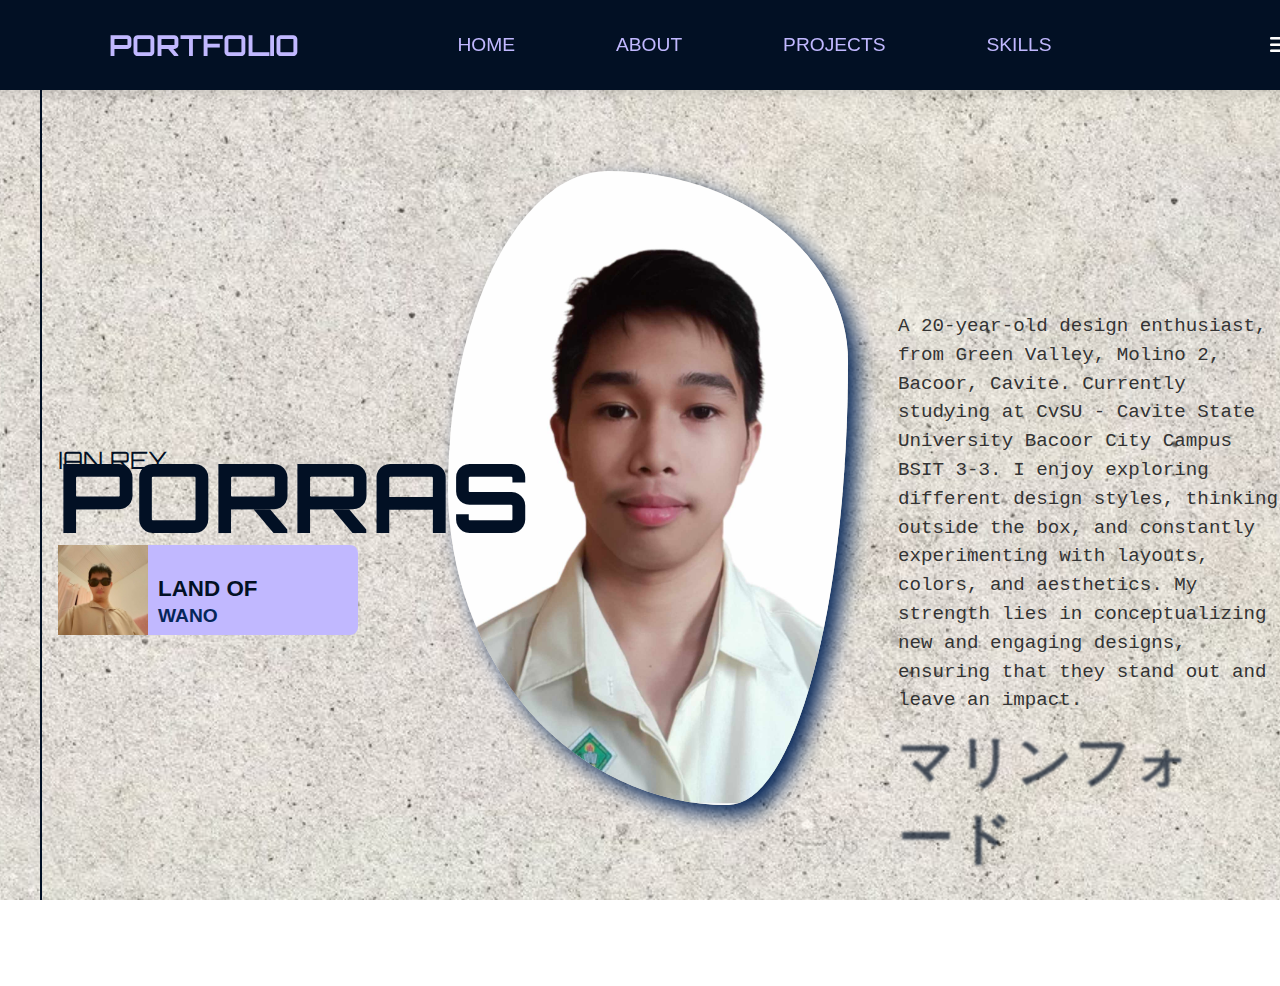
<file: index.html>
<!DOCTYPE html>
<html lang="en">
<head>
    <meta charset="UTF-8">
    <meta name="viewport" content="width=device-width, initial-scale=1.0">
    <title>Portfolio</title>
    <link rel="stylesheet" href="styles.css">

    <link rel="preconnect" href="https://fonts.googleapis.com">
<link rel="preconnect" href="https://fonts.gstatic.com" crossorigin>
<link href="https://fonts.googleapis.com/css2?family=Orbitron:wght@400..900&display=swap" rel="stylesheet">
<link rel="stylesheet" href="https://cdnjs.cloudflare.com/ajax/libs/font-awesome/6.7.2/css/all.min.css">
</head>
<body>

    <!-- ✅ Navbar -->
    <nav class="navbar">
        <div class="logo">PORTFOLIO</div>
        <ul class="nav-links">
            <li><a href="index.html">HOME</a></li>
            <li><a href="asset/pages/about.html">ABOUT</a></li>
            <li><a href="asset/pages/porfolio.html">PROJECTS</a></li>
            <li><a href="asset/pages/skill.html">SKILLS</a></li>
        </ul>
    
        <!-- Burger Menu Icons -->
        <i class="fa-solid fa-bars menu-icon" id="menu-btn"></i>
        <i class="fa-solid fa-x close-icon" id="close-btn"></i>
    </nav>
    
    
    <div class="red-line"></div>

    <section id="home" class="section">
    <div class="container">
        <div class="left-section">
            <h1>PORRAS</h1>
            <p class="subtitle">IAN REY </p>
            <div class="next-character">
                <img src="./asset/img/hehe.jpg" alt="Next Character">
                <div class="next-character-text">
                    <p>LAND OF</p>
                    <span>WANO</span>
                </div>
            </div>
        </div>
        <div class="center-section">
            <img src="./asset/img/me.jpg" alt="Character Image" class="character-image">
        </div>
        <div class="right-section">
            <p class="description">A 20-year-old design enthusiast, from Green Valley, Molino 2, Bacoor, Cavite. Currently studying at CvSU - Cavite State University Bacoor City Campus BSIT 3-3.
                                    I enjoy exploring different design styles, thinking outside the box, and constantly experimenting with layouts, colors, and aesthetics. My strength lies in conceptualizing new and engaging designs, ensuring that they stand out and leave an impact.<br><br>
        <p class="marineford">マリンフォード</p>
    </div>
    </div>
</section>


<script src="./asset/script/script.js"></script>
</body>
</html>
</file>
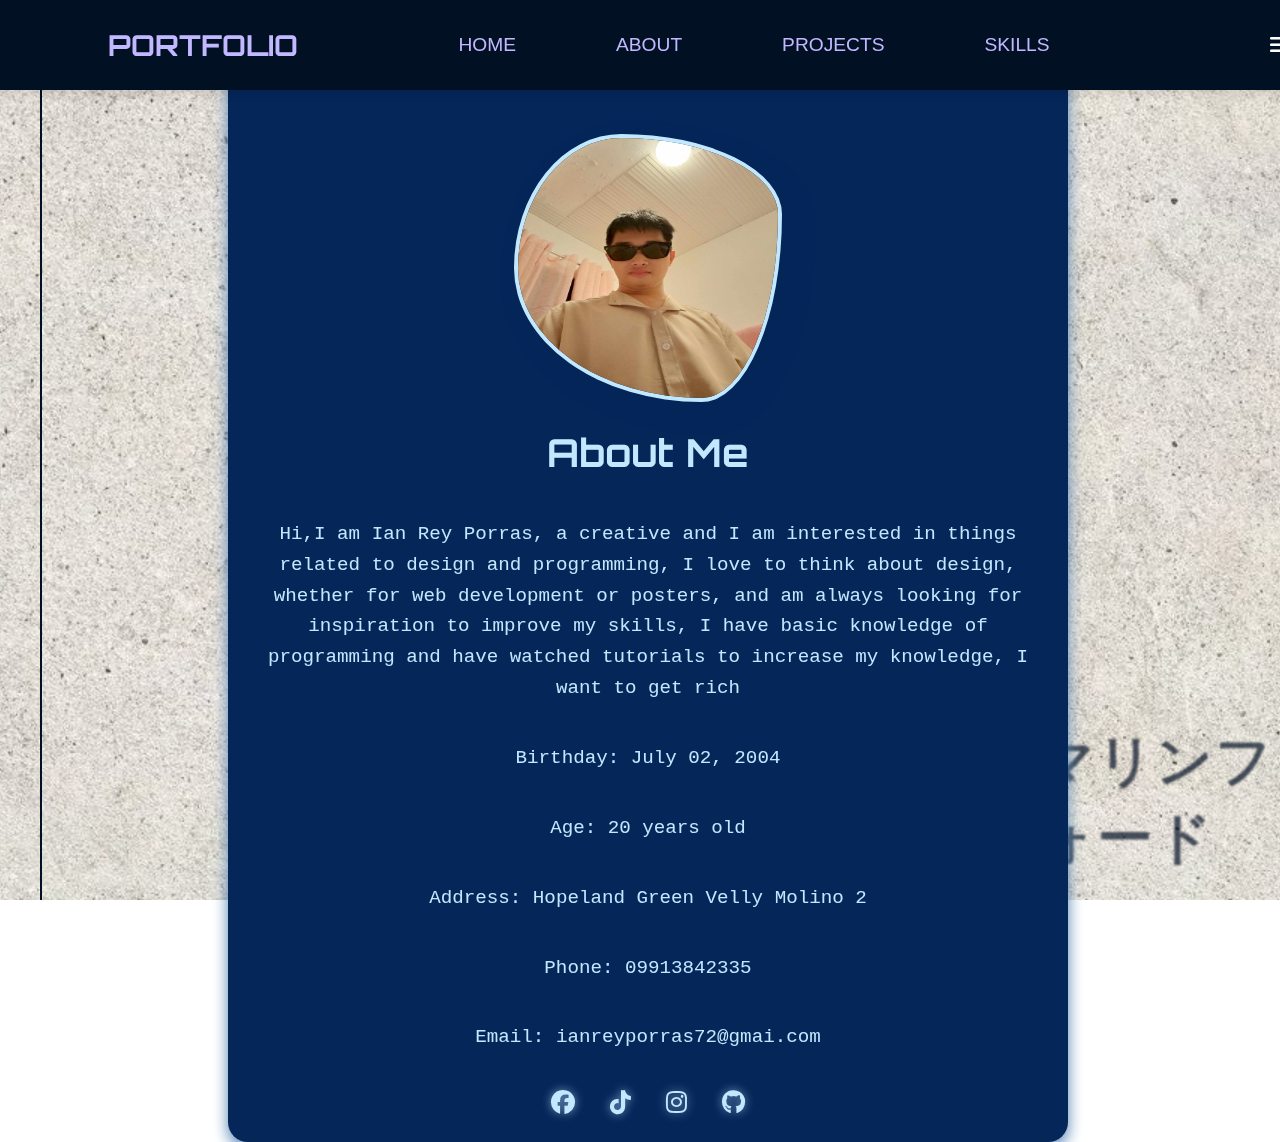
<file: asset/pages/about.html>
<!DOCTYPE html>
<html lang="en">
<head>
    <meta charset="UTF-8">
    <meta name="viewport" content="width=device-width, initial-scale=1.0">
    <title>About</title>


    <link rel="stylesheet" href="../css/about.css">
    <link rel="preconnect" href="https://fonts.googleapis.com">
<link rel="preconnect" href="https://fonts.gstatic.com" crossorigin>
<link href="https://fonts.googleapis.com/css2?family=Orbitron:wght@400..900&display=swap" rel="stylesheet">
<link rel="stylesheet" href="https://cdnjs.cloudflare.com/ajax/libs/font-awesome/6.7.2/css/all.min.css">
</head>
<body>  
    <nav class="navbar">
        <div class="logo">PORTFOLIO</div>
        <ul class="nav-links">
            <li><a href="../../index.html">HOME</a></li>
            <li><a href="../pages/about.html">ABOUT</a></li>
            <li><a href="../pages/porfolio.html">PROJECTS</a></li>
            <li><a href="../pages/skill.html">SKILLS</a></li>
        </ul>
    
        <!-- Burger Menu Icons -->
        <i class="fa-solid fa-bars menu-icon" id="menu-btn"></i>
        <i class="fa-solid fa-x close-icon" id="close-btn"></i>
    </nav>
    <div class="red-line"></div>
    <p class="marineford">マリンフォード</p>
    <section class="about">
        <div class="container">
            <div class="profile-image">
                <img src="../img/hehe.jpg" alt="Profile Picture">
            </div>
            <div class="about-text">
                <h1>About Me</h1>
                <p>Hi,I am Ian Rey Porras, a creative and I am interested in things related to design and programming, I love to think about design, whether for web development or posters, and am always looking for inspiration to improve my skills, I have basic knowledge of programming and have watched tutorials to increase my knowledge, I want to get rich</p>
                <p>Birthday: July 02, 2004</p>
                <p>Age: 20 years old</p>
                <p>Address: Hopeland Green Velly Molino 2</p>
                <p>Phone: 09913842335</p>
                <p>Email: ianreyporras72@gmai.com</p>
                <div class="social-icons">
                    <a href="https://www.facebook.com/ianrey.porras.52"><i class="fab fa-facebook"></i></a>
                    <a href="https://www.tiktok.com/@mrbeast"><i class="fa-brands fa-tiktok"></i></a>
                    <a href="https://www.instagram.com/_yanqk/"><i class="fa-brands fa-instagram"></i></a>
                    <a href="https://github.com/ianrey1"><i class="fab fa-github"></i></a>
                </div>
                
            </div>
        </div>
    </section>
    
    
    <script src="../script/script.js"></script>
</body>
</html>
</file>
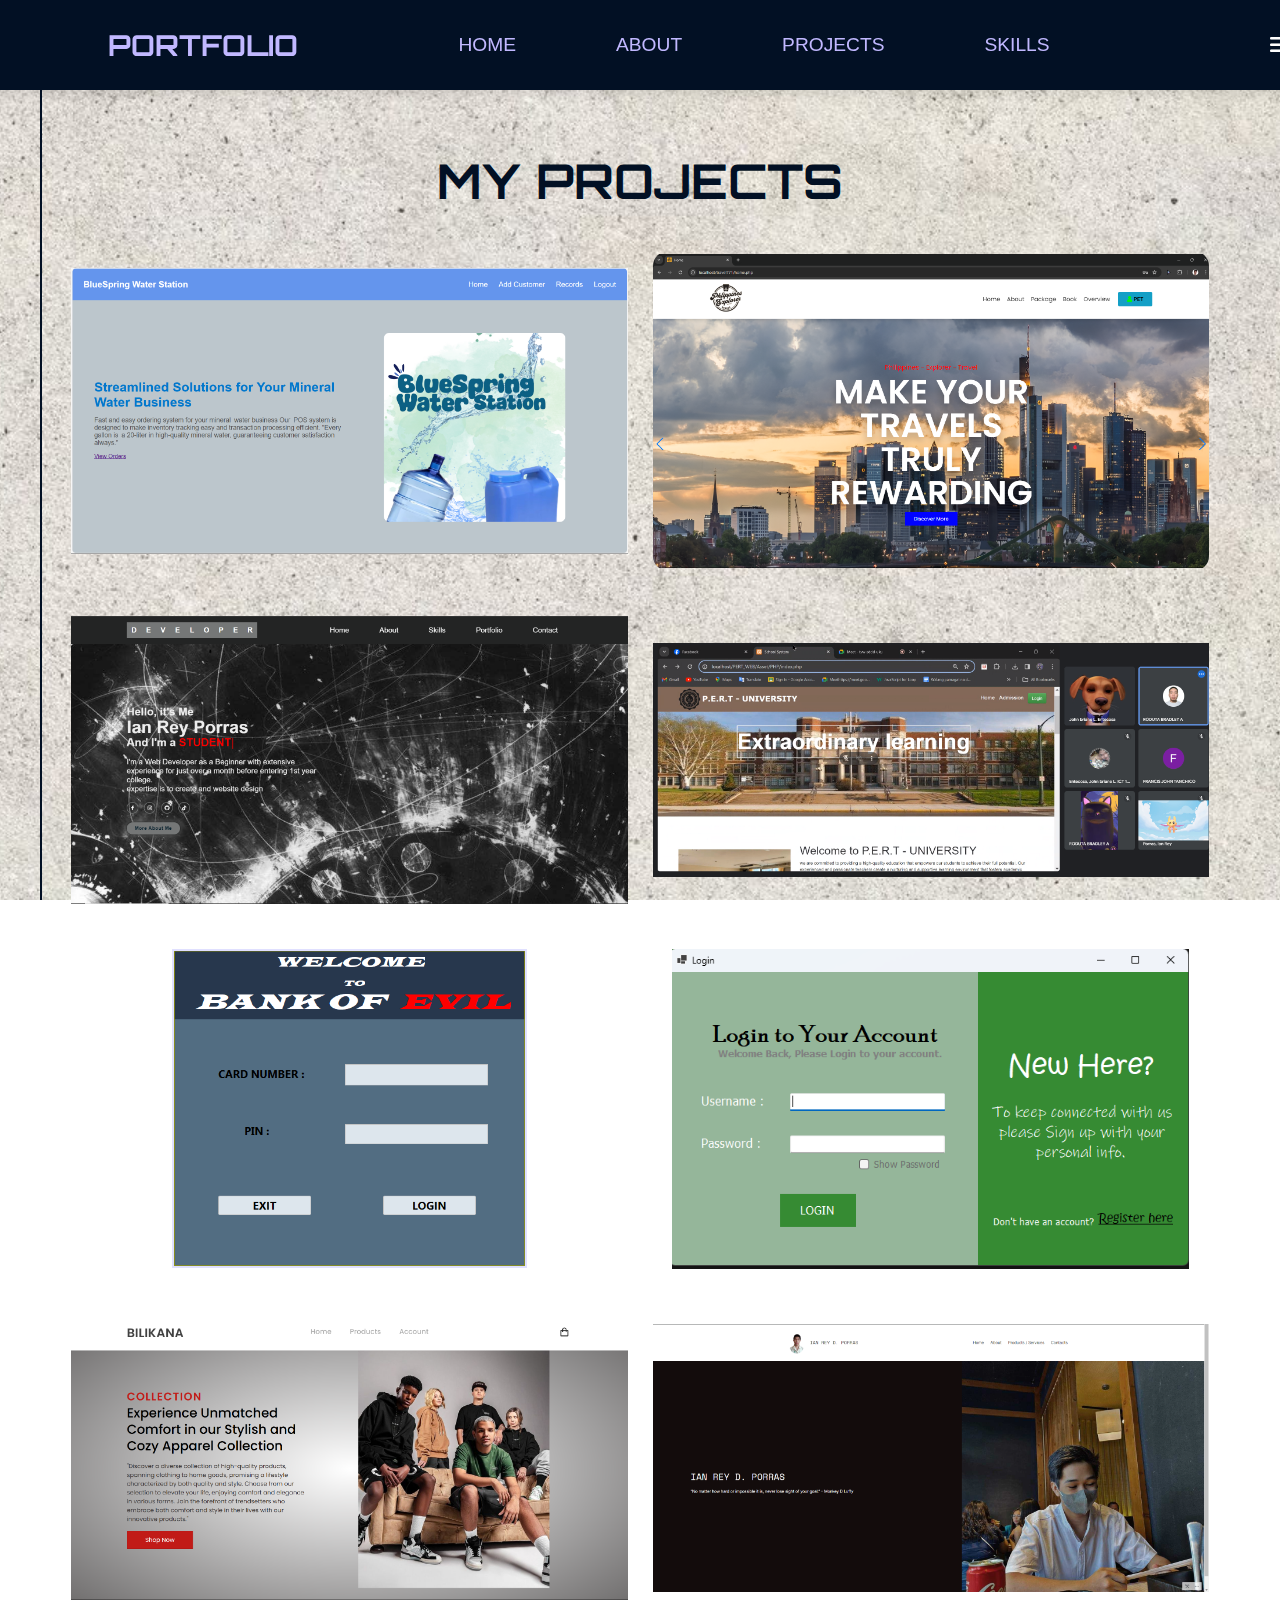
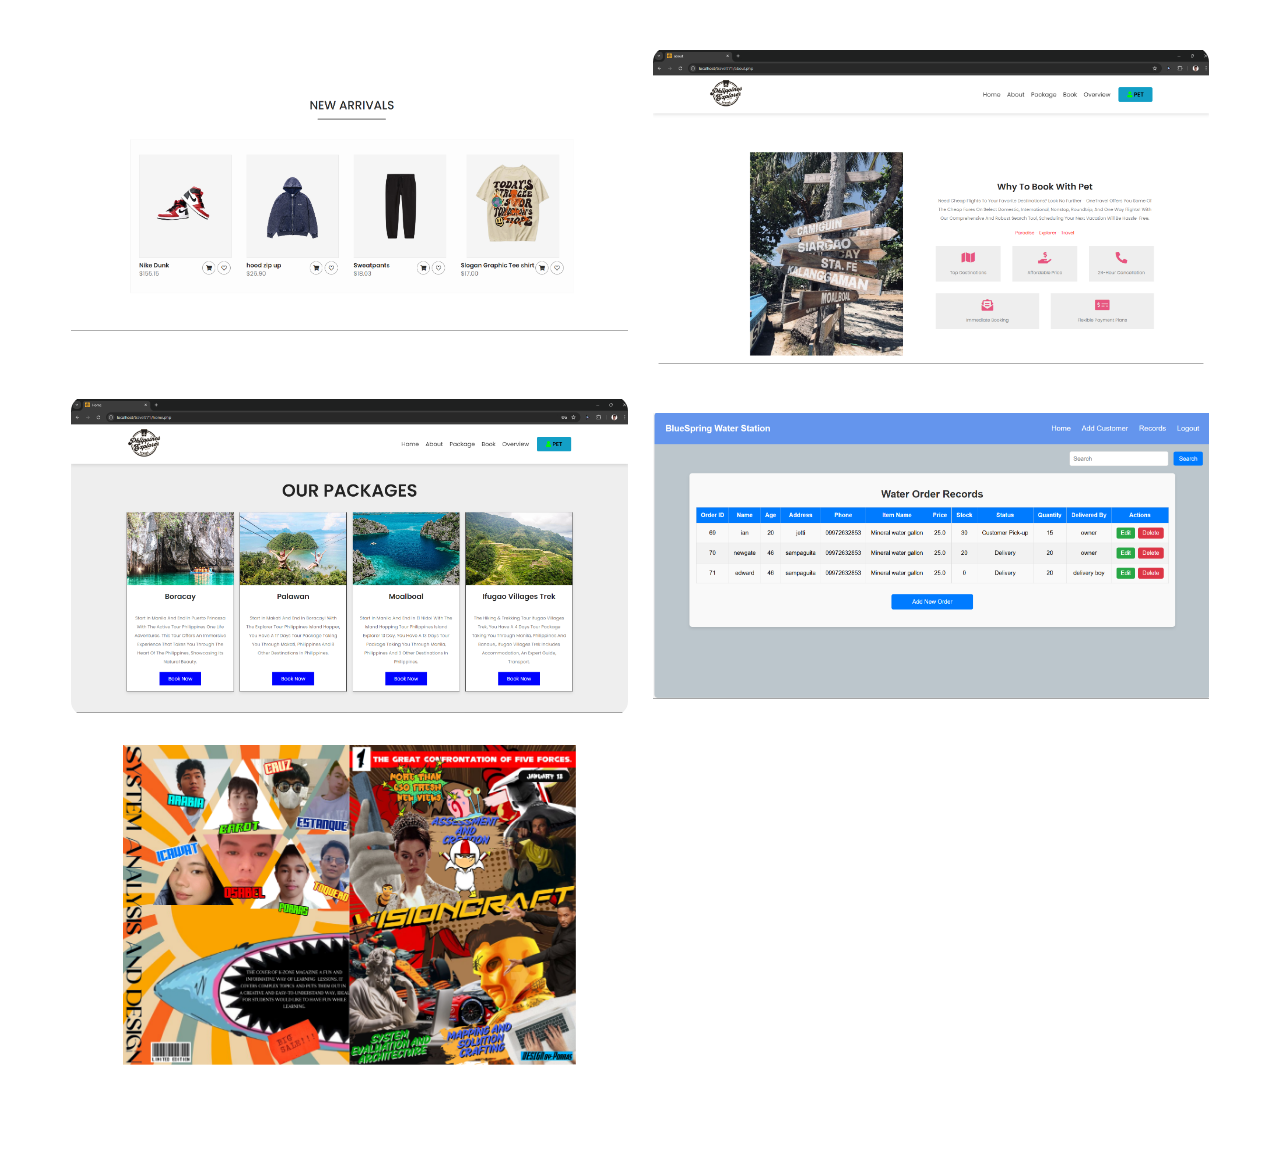
<file: asset/pages/porfolio.html>
<!DOCTYPE html>
<html lang="en">
<head>
    <meta charset="UTF-8">
    <meta name="viewport" content="width=device-width, initial-scale=1.0">
    <title>Projects</title>
    <link rel="stylesheet" href="../css/portfolio.css">

    <link rel="preconnect" href="https://fonts.googleapis.com">
<link rel="preconnect" href="https://fonts.gstatic.com" crossorigin>
<link href="https://fonts.googleapis.com/css2?family=Orbitron:wght@400..900&display=swap" rel="stylesheet">
<link rel="stylesheet" href="https://cdnjs.cloudflare.com/ajax/libs/font-awesome/6.7.2/css/all.min.css">
</head>
<body>

    <!-- ✅ Navbar -->
    <nav class="navbar">
        <div class="logo">PORTFOLIO</div>
        <ul class="nav-links">
            <li><a href="../../index.html">HOME</a></li>
            <li><a href="../pages/about.html">ABOUT</a></li>
            <li><a href="../pages/porfolio.html">PROJECTS</a></li>
            <li><a href="../pages/skill.html">SKILLS</a></li>
        </ul>
    
        <i class="fa-solid fa-bars menu-icon" id="menu-btn"></i>
        <i class="fa-solid fa-x close-icon" id="close-btn"></i>
    </nav>
    
    
    <div class="red-line"></div>


    <section class="projects-section">
        <h2>My Projects</h2>
        <div class="projects-grid">
            <div class="project">
                <img src="../img/POSMineralwater.png" alt="POSMineralwater">
                <div class="overlay">POSMineralwater - Django</div>
            </div>
            <div class="project">
                <img src="../img/travelbooking.png" alt="Travel Booking">
                <div class="overlay">Travel Booking - HTML, CSS, JS, PHP</div>
            </div>
            <div class="project">
                <img src="../img/1stportfolio.png" alt="1st Portfolio">
                <div class="overlay">1st Portfolio - HTML, CSS, JS</div>
            </div>
            <div class="project">
                <img src="../img/enrollment.png" alt="Enrollment">
                <div class="overlay">Enrollment System - HTML, CSS, JS, PHP</div>
            </div>
            <div class="project">
                <img src="../img/bank.png" alt="ATM System">
                <div class="overlay">ATM System - Java</div>
            </div>
            <div class="project">
                <img src="../img/loginform.png" alt="Login Form">
                <div class="overlay">Login Form - C#</div>
            </div>
            <div class="project">
                <img src="../img/ecommerce.png" alt="Ecommerce">
                <div class="overlay">Ecommerce - HTML, CSS, JS</div>
            </div>
            <div class="project">
                <img src="../img/WordPress.png" alt="WordPress">
                <div class="overlay">WordPress Project</div>
            </div>
            <div class="project">
                <img src="../img/ecommerce1.png" alt="Ecommerce Build">
                <div class="overlay">Ecommerce</div>
            </div>
            <div class="project">
                <img src="../img/travelbooking1.png" alt="Travel Booking 1">
                <div class="overlay">Travel Booking</div>
            </div>
            <div class="project">
                <img src="../img/travelbooking2.png" alt="Travel Booking 2">
                <div class="overlay">Travel Booking</div>
            </div>
            <div class="project">
                <img src="../img/POSMineralwaterrecords.png" alt="POSMineralwater Records">
                <div class="overlay">POSMineralwater Records</div>
            </div>
            <div class="project">
                <img src="../img/K-zone.png" alt="POSMineralwater Records">
                <div class="overlay">K - Zone</div>
            </div>
<!--             <div class="project">
                <img src="../img/classpicture.png" alt="class picture">
                <div class="overlay">Class Picture</div>
            </div> -->
        </div>
    </section>
    


<script src="../script/script.js"></script>
</body>
</html>
</file>
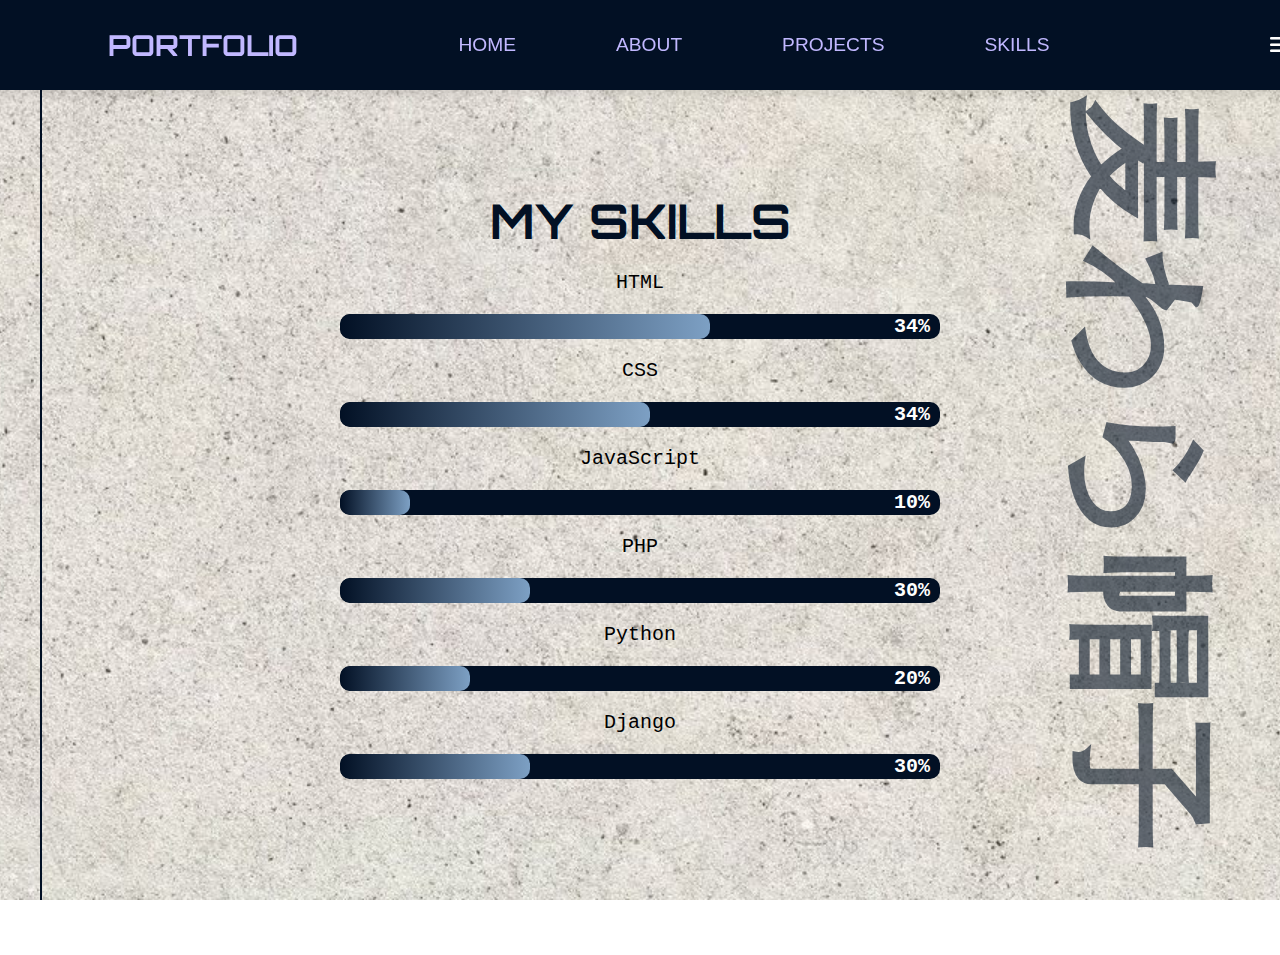
<file: asset/pages/skill.html>
<!DOCTYPE html>
<html lang="en">
<head>
    <meta charset="UTF-8">
    <meta name="viewport" content="width=device-width, initial-scale=1.0">
    <title>Skills</title>

    <link rel="stylesheet" href="../css/skill.css">
    <link rel="preconnect" href="https://fonts.googleapis.com">
<link rel="preconnect" href="https://fonts.gstatic.com" crossorigin>
<link href="https://fonts.googleapis.com/css2?family=Orbitron:wght@400..900&display=swap" rel="stylesheet">
<link rel="stylesheet" href="https://cdnjs.cloudflare.com/ajax/libs/font-awesome/6.7.2/css/all.min.css">
</head>
<body>
    

    <nav class="navbar">
        <div class="logo">PORTFOLIO</div>
        <ul class="nav-links">
            <li><a href="../../index.html">HOME</a></li>
            <li><a href="../pages/about.html">ABOUT</a></li>
            <li><a href="../pages/porfolio.html">PROJECTS</a></li>
            <li><a href="../pages/skill.html">SKILLS</a></li>
        </ul>
    
        <!-- Burger Menu Icons -->
        <i class="fa-solid fa-bars menu-icon" id="menu-btn"></i>
        <i class="fa-solid fa-x close-icon" id="close-btn"></i>
    </nav>
    <div class="red-line"></div>

    <section class="skills-section">
        <h2>My Skills</h2>
        <div class="skill">
            <p>HTML</p>
            <div class="progress-bar"><div class="progress" data-percent="60"></div></div>
        </div>
        <div class="skill">
            <p>CSS</p>
            <div class="progress-bar"><div class="progress" data-percent="50"></div></div>
        </div>
        <div class="skill">
            <p>JavaScript</p>
            <div class="progress-bar"><div class="progress" data-percent="10"></div></div>
        </div>
        <div class="skill">
            <p>PHP</p>
            <div class="progress-bar"><div class="progress" data-percent="30"></div></div>
        </div>
        <div class="skill">
            <p>Python</p>
            <div class="progress-bar"><div class="progress" data-percent="20"></div></div>
        </div>
        <div class="skill">
            <p>Django</p>
            <div class="progress-bar"><div class="progress" data-percent="30"></div></div>
        </div>
    </section>

    <script src="../script/script.js"></script>
</body>
</html>
</file>
<file: styles.css>
@import url('https://fonts.googleapis.com/css2?family=Orbitron:wght@400..900&display=swap');

.navbar {
    position: absolute;
    top: 0;
    width: 100%;
    height: 90px;
    display: flex;
    align-items: center;
    justify-content: space-between;
    padding: 0 50px;
    box-shadow: 0 4px 10px rgba(0, 0, 0, 0.1);
    background: #021024;
    z-index: 1000;

}

.logo {
    color: #c1b8ff;
    font-size: 1.8rem;
    font-weight: bold;
    margin-left: 101px;
    font-family: "Orbitron", serif;
}

.nav-links {
    list-style: none;
    display: flex;
    gap: 41px;
    padding: 0;

}

.nav-links li {
    display: inline;

}

.nav-links a {
    color: #c1b8ff;
    text-decoration: none;
    font-size: 1.2rem;
    transition: color 0.3s ease;
    margin-right: 60px;

}

.nav-links a:hover {
    color: #5483b3;
}

body {
    padding-top: 70px;
    width: 100vw;
    height: 100vh;
    display: flex;
    justify-content: center;
    align-items: center;
    background: #f4f4f4;
    font-family: Arial, sans-serif;
    background: url('asset/img/backgroundall.jpg') no-repeat center center fixed;
    background-size: cover;


}

.container {
    display: flex;
    width: 100vw;
    height: calc(100vh - 70px);
    
}

.left-section, .right-section {
    flex: 1;
    padding: 50px;
    display: flex;
    flex-direction: column;
    justify-content: center;
}

.left-section h1 {
    font-size: 6rem;
    color: #021024;
    font-family: "Orbitron", serif;
    position: absolute;
    bottom: 280px;
}

.subtitle {
    font-size: 1.5rem;
    color: #021024;
    margin-bottom: 70px;
    font-family: "Orbitron", serif;
}

.next-character {
    display: flex;
    align-items: center;
    background: #c1b8ff;
    border-radius: 8px;
    box-shadow: #021024;
    width: 300px;
    position: relative;
    gap: 10px;
}

.next-character img {
    width: 90px;
    height: 90px;
    object-fit: cover;
}

.next-character-text {
    display: flex;
    flex-direction: column;
}

.next-character-text p {
    font-size: 1.4rem;
    font-weight: bold;
    color: #021024;
    text-transform: uppercase;
    margin-bottom: 3px;
}

.next-character-text span {
    font-size: 1.2rem;
    font-weight: bold;
    color: #052659;
}

.center-section {
    flex: 0.8;
    display: flex;
    justify-content: center;
    align-items: center;
    height: 100%;

    
}

.character-image {
    width: 400px;
    height: auto;
    border-radius: 40% 60% 30% 70% / 50% 30% 70% 50%;
    box-shadow: 10px 10px 20px #052659;
    margin-bottom: 80px;
}


.right-section {
    text-align: left;
    color: #333;
}

.description {
    font-size: 1.2rem;
    line-height: 1.5;
    font-family: monospace;
    position: absolute;
}

.red-line {
    position: fixed;
    left: 40px;
    top: 0;
    width: 2px;
    height: 100vh;
    background: #021024;
    z-index: 999;
}

.marineford {
    font-size: 3.5rem;
    font-weight: bold;
    color: #021024;
    text-align: left;
    margin-top: 600px;
    font-family: "Orbitron", sans-serif;
    letter-spacing: 2px;
    opacity: 0.7;
    filter: blur(1px);
}



.menu-icon, .close-icon {
    display: none;
    font-size: 20px;
    cursor: pointer;
    color: #fff;

}


@media screen and (max-width: 768px) {
    .menu-icon {
        display: block; 
        margin-left: 300px;
    }

    .close-icon {
        display: none; 
        margin-left: 300px;
    }

    .nav-links {
        position: absolute;
        top: 70px;
        right: 0;
        width: 100%;
        background: #021024;
        text-align: center;
        display: none; 
        flex-direction: column;
        padding: 10px 0;
        box-shadow: 0 5px 10px rgba(0, 0, 0, 0.1);
    }

   
    .nav-links.active {
        display: flex; 
        animation: slideDown 0.1s ease-in-out;
    }

    
    .menu-icon.active {
        display: none;
    }

   
    .close-icon.active {
        display: block;
    }

    .nav-links li {
        padding: 15px 0;
    }
    .logo{
        margin-right: 200px;
    }
}


@keyframes slideDown {
    from {
        opacity: 0;
        transform: translateY(-10px);
    }
    to {
        opacity: 1;
        transform: translateY(0);
    }
}





@media screen and (max-width: 1024px) {
    .container {
        flex-direction: column;
        align-items: center;
    }
    .center-section {
        order: -1;
    }
    .nav-links {
        margin-right: 0;
        gap: 20px;
    }
}

@media screen and (max-width: 768px) {
    .left-section h1 {
        font-size: 4rem;
        bottom: 100px;
    }
    .subtitle {
        font-size: 1.2rem;
    }
    .character-image {
        width: 250px;
    }
    .marineford {
        font-size: 2.5rem;
    }
}

@media screen and (max-width: 480px) {
    .navbar {
        flex-direction: column;
        height: auto;
        padding: 10px 0;
    }
    .nav-links {
        flex-direction: column;
        text-align: center;
        gap: 10px;
    }
    .container {
        flex-direction: column;
        text-align: center;
    }
    .left-section, .right-section {
        padding: 20px;
    }
    .character-image {
        width: 200px;
    }
    .marineford {
        font-size: 2rem;
    }
    .red-line {
        left: 10px;
        width: 1px;
    }
}















.about {
    display: flex;
    justify-content: center;
    align-items: center;
    height: 100vh;
    background: linear-gradient(135deg, #1e1e1e, #3a3a3a);
    color: #fff;
    text-align: center;
}

.about-container {
    display: flex;
    flex-direction: row;
    align-items: center;
    gap: 50px;
    max-width: 1000px;
    padding: 20px;
}

.about-text {
    flex: 1;
    text-align: left;
}

.about-text h1 {
    font-size: 2.5rem;
    margin-bottom: 10px;
}

.about-text p {
    font-size: 1rem;
    line-height: 1.6;
    margin-bottom: 15px;
}

.cta-button {
    background: #ff5733;
    color: white;
    padding: 10px 20px;
    border: none;
    cursor: pointer;
    transition: 0.3s;
    font-size: 1rem;
}

.cta-button:hover {
    background: #e64a19;
}

.about-image img {
    width: 1536px;
    height: 776px;
    border-radius: 15px;
    box-shadow: 0 4px 10px rgba(0, 0, 0, 0.3);
}

@media screen and (max-width: 768px) {
    .about-container {
        flex-direction: column;
        text-align: center;
    }
    .about-text {
        text-align: center;
    }
    .about-image img {
        width: 250px;
    }
}
</file>
<file: asset/css/about.css>
@import url('https://fonts.googleapis.com/css2?family=Orbitron:wght@400..900&display=swap');

.navbar {
    position: fixed;
    top: 0;
    width: 100%;
    height: 90px;
    display: flex;
    align-items: center;
    justify-content: space-between;
    padding: 0 50px;
    box-shadow: 0 4px 10px rgba(0, 0, 0, 0.1);
    background: #021024;
    z-index: 1000;
}

.logo {
    color: #c1b8ff;
    font-size: 1.8rem;
    font-weight: bold;
    margin-left: 100px;
    font-family: "Orbitron", serif;
}

.nav-links {
    list-style: none;
    display: flex;
    gap: 40px;
    padding: 0;
}

.nav-links li {
    display: inline;
}

.nav-links a {
    color: #c1b8ff;
    text-decoration: none;
    font-size: 1.2rem;
    transition: color 0.3s ease;
    margin-right: 60px;
}

.nav-links a:hover {
    color: #5483b3;
}

.menu-icon, .close-icon {
    display: none;
    font-size: 20px;
    cursor: pointer;
    color: #fff;
}

@media screen and (max-width: 768px) {
    .menu-icon {
        display: block;
        margin-left: 300px;
    }

    .close-icon {
        display: none;
        margin-left: 300px;
    }

    .nav-links {
        position: absolute;
        top: 70px;
        right: 0;
        width: 100%;
        background: #021024;
        text-align: center;
        display: none;
        flex-direction: column;
        padding: 10px 0;
        box-shadow: 0 5px 10px rgba(0, 0, 0, 0.1);
    }

    .nav-links.active {
        display: flex;
        animation: slideDown 0.1s ease-in-out;
    }

    .menu-icon.active {
        display: none;
    }

    .close-icon.active {
        display: block;
    }

    .nav-links li {
        padding: 15px 0;
    }
    .logo{
        margin-right: 200px;
    }
}

@keyframes slideDown {
    from {
        opacity: 0;
        transform: translateY(-10px);
    }
    to {
        opacity: 1;
        transform: translateY(0);
    }
}

@media screen and (max-width: 1024px) {
    .nav-links {
        margin-right: 0;
        gap: 20px;
    }
}

@media screen and (max-width: 480px) {
    .navbar {
        flex-direction: column;
        height: auto;
        padding: 10px 0;
    }
    .nav-links {
        flex-direction: column;
        text-align: center;
        gap: 10px;
    }
}

body {
    padding-top: 70px;
    width: 100vw;
    height: 100vh;
    display: flex;
    justify-content: center;
    align-items: center;
    background: #f4f4f4;
    font-family: Arial, sans-serif;
    background: url('../img/backgroundall.jpg') no-repeat center center fixed;
    background-size: cover;
}

.marineford {
    font-size: 3.5rem;
    font-weight: bold;
    color: #021024;
    margin-left: 1030px;
    margin-top: 600px;
    font-family: "Orbitron", sans-serif;
    letter-spacing: 2px;
    opacity: 0.7;
    filter: blur(1px);
}

.red-line {
    position: fixed;
    left: 40px;
    top: 0;
    width: 2px;
    height: 100vh;
    background: #021024;
    z-index: 999;
}

.about {
    text-align: center;
    padding: 20px;
    background: #052659;
    border-radius: 20px;
    box-shadow: 0 6px 15px #5483b3;
    backdrop-filter: blur(15px);
    max-width: 850px;
    animation: fadeIn 1s ease-in-out;
    transition: transform 0.3s ease-in-out;
    margin-bottom: 800px;
    position: absolute;
}


.about:hover {
    transform: scale(1.02);
}

@keyframes fadeIn {
    from {
        opacity: 0;
        transform: translateY(-20px);
    }
    to {
        opacity: 1;
        transform: translateY(0);
    }
}

.container {
    display: flex;
    flex-direction: column;
    align-items: center;
}

.profile-image img {
    width: 260px;
    height: 260px;
    border-radius: 40% 60% 30% 70% / 50% 30% 70% 50%;
    border: 4px solid #c1e8ff;
    box-shadow: 10px 10px 20px #052659;
    transition: transform 0.3s ease-in-out;
    margin-top: 1000px;

}

.about-text {
    margin-top: -10px;
    max-width: 800px;
    font-size: 1.2rem;
    line-height: 1.6;
    font-family: "Orbitron", serif;
    color: #c1e8ff;
    text-align: center;
    margin-left: auto;
    margin-right: auto;
}

.about-text p {
    font-family: monospace;
    margin-top: 10px;
    padding: 10px;
}



.social-icons {
    margin-top: 20px;
}

.social-icons a {
    color: #c1e8ff;
    margin: 0 15px;
    font-size: 24px;
    transition: transform 0.3s, color 0.3s;
    text-shadow: 0px 0px 10px #7da0c4;
}

.social-icons a:hover {
    color: #7da0c4;
    transform: scale(1.3) rotate(-5deg);
}

@media screen and (max-width: 1024px) {
    .about-container {
        flex-direction: column;
        text-align: center;
        padding: 20px;
    }
    .about-text {
        text-align: center;
    }
    .about-image img {
        width: 100%;
        max-width: 300px;
        object-fit: cover;
    }
}

@media screen and (max-width: 768px) {
    .about {
        padding: 30px;
        max-width: 90%;
    }
    .profile-image img {
        width: 200px;
        height: 200px;
    }
    .about-text {
        font-size: 1rem;
    }
}

@media screen and (max-width: 480px) {
    .about {
        padding: 20px;
        max-width: 95%;
    }
    .profile-image img {
        width: 150px;
        height: 150px;
    }
    .about-text {
        font-size: 0.9rem;
    }
}
</file>
<file: asset/css/portfolio.css>
@import url('https://fonts.googleapis.com/css2?family=Orbitron:wght@400..900&display=swap');

.navbar {
    position: fixed;
    top: 0;
    width: 100%;
    height: 90px;
    display: flex;
    align-items: center;
    justify-content: space-between;
    padding: 0 50px;
    box-shadow: 0 4px 10px rgba(0, 0, 0, 0.1);
    background: #021024;
    z-index: 1000;
    font-family: Arial, Helvetica, sans-serif;
    margin-left: -50px;
}
body{
    background: url('../img/backgroundall.jpg') no-repeat center center fixed;
    background-size: cover;
}
.logo {
    color: #c1b8ff;
    font-size: 1.8rem;
    font-weight: bold;
    margin-left: 100px;
    font-family: "Orbitron", serif;
}

.nav-links {
    list-style: none;
    display: flex;
    gap: 40px;
    padding: 0;
}

.nav-links li {
    display: inline;
}

.nav-links a {
    color: #c1b8ff;
    text-decoration: none;
    font-size: 1.2rem;
    transition: color 0.3s ease;
    margin-right: 60px;
}

.nav-links a:hover {
    color: #5483b3;
}

.menu-icon, .close-icon {
    display: none;
    font-size: 20px;
    cursor: pointer;
    color: #fff;
}

@media screen and (max-width: 768px) {
    .menu-icon {
        display: block;
        margin-left: 300px;
    }

    .close-icon {
        display: none;
        margin-left: 300px;
    }

    .nav-links {
        position: absolute;
        top: 70px;
        right: 0;
        width: 100%;
        background: #021024;
        text-align: center;
        display: none;
        flex-direction: column;
        padding: 10px 0;
        box-shadow: 0 5px 10px rgba(0, 0, 0, 0.1);
    }

    .nav-links.active {
        display: flex;
        animation: slideDown 0.1s ease-in-out;
    }

    .menu-icon.active {
        display: none;
    }

    .close-icon.active {
        display: block;
    }

    .nav-links li {
        padding: 15px 0;
    }
    .logo{
        margin-right: 200px;
    }
}

@keyframes slideDown {
    from {
        opacity: 0;
        transform: translateY(-10px);
    }
    to {
        opacity: 1;
        transform: translateY(0);
    }
}

@media screen and (max-width: 1024px) {
    .nav-links {
        margin-right: 0;
        gap: 20px;
    }
}
@media screen and (max-width: 480px) {
    .navbar {
        flex-direction: column;
        height: auto;
        padding: 10px 0;
    }
    .nav-links {
        flex-direction: column;
        text-align: center;
        gap: 10px;
    }
}

.red-line {
    position: fixed;
    left: 40px;
    top: 0;
    width: 2px;
    height: 100vh;
    background: #021024;
    z-index: 999;
}

.projects-section {
    max-width: 90%;
    margin: 100px auto;
    text-align: center;
}

h2 {
    font-size: 3rem;
    margin-top: 150px;
    text-transform: uppercase;
    color: #021024;
    font-family: "Orbitron", serif;
}

.projects-grid {
    display: grid;
    grid-template-columns: repeat(auto-fit, minmax(400px, 1fr));
    gap: 25px;
}

.project {
    position: relative;
    overflow: hidden;
    border-radius: 10px;
}

.project img {
    width: 100%;
    height: 320px;
    object-fit: contain;
    border-radius: 15px;
    transition: transform 0.3s ease;
}

.project:hover img {
    transform: scale(1.1);
}

.overlay {
    position: absolute;
    bottom: 0;
    left: 0;
    width: 100%;
    padding: 15px;
    background: #021024;
    color: #c1e8ff;
    text-align: center;
    font-size: 1.2rem;
    font-weight: bold;
    transform: translateY(100%);
    transition: transform 0.3s ease;
}

.project:hover .overlay {
    transform: translateY(0);
}

.projects-grid {
    grid-template-columns: repeat(auto-fit, minmax(400px, 1fr));
}

@media screen and (max-width: 1024px) {
    .projects-grid {
        grid-template-columns: repeat(auto-fit, minmax(300px, 1fr));
    }
    .project img {
        height: 280px;
    }
}

@media screen and (max-width: 768px) {
    .projects-grid {
        grid-template-columns: repeat(auto-fit, minmax(250px, 1fr));
    }
    .project img {
        height: 220px;
    }
    h2 {
        font-size: 1.8rem;
    }
}

@media screen and (max-width: 480px) {
    .projects-grid {
        grid-template-columns: 1fr;
    }
    .project img {
        height: 200px;
    }
    .red-line {
        left: 10px;
    }
}
</file>
<file: asset/css/skill.css>
@import url('https://fonts.googleapis.com/css2?family=Orbitron:wght@400..900&display=swap');

.navbar {
    position: fixed;
    top: 0;
    width: 100%;
    height: 90px;
    display: flex;
    align-items: center;
    justify-content: space-between;
    padding: 0 50px;
    box-shadow: 0 4px 10px rgba(0, 0, 0, 0.1);
    background: #021024;
    z-index: 1000;
    font-family: Arial, Helvetica, sans-serif;
    margin-left: -50px;
}

.logo {
    color: #c1b8ff;
    font-size: 1.8rem;
    font-weight: bold;
    margin-left: 100px;
    font-family: "Orbitron", serif;
}
body {
    background: url('../img/backgroundall.jpg') no-repeat center center fixed;
    background-size: cover;
}
.nav-links {
    list-style: none;
    display: flex;
    gap: 40px;
    padding: 0;
}

.nav-links li {
    display: inline;
}

.nav-links a {
    color: #c1b8ff;
    text-decoration: none;
    font-size: 1.2rem;
    transition: color 0.3s ease;
    margin-right: 60px;
}

.nav-links a:hover {
    color: #5483b3;
}

.menu-icon, .close-icon {
    display: none;
    font-size: 20px;
    cursor: pointer;
    color: #fff;
}

@media screen and (max-width: 768px) {
    .menu-icon {
        display: block;
        margin-left: 300px;
    }

    .close-icon {
        display: none;
        margin-left: 301px;
    }

    .nav-links {
        position: absolute;
        top: 70px;
        right: 0;
        width: 100%;
        background: #021024;
        text-align: center;
        display: none;
        flex-direction: column;
        padding: 10px 0;
        box-shadow: 0 5px 10px rgba(0, 0, 0, 0.1);
    }

    .nav-links.active {
        display: flex;
        animation: slideDown 0.1s ease-in-out;
    }

    .menu-icon.active {
        display: none;
    }

    .close-icon.active {
        display: block;
    }

    .nav-links li {
        padding: 15px 0;
    }
    .logo{
        margin-right: 200px;
    }
}

@keyframes slideDown {
    from {
        opacity: 0;
        transform: translateY(-10px);
    }
    to {
        opacity: 1;
        transform: translateY(0);
    }
}

@media screen and (max-width: 1024px) {
    .nav-links {
        margin-right: 0;
        gap: 20px;
    }
}
@media screen and (max-width: 480px) {
    .navbar {
        flex-direction: column;
        height: auto;
        padding: 10px 0;
    }
    .nav-links {
        flex-direction: column;
        text-align: center;
        gap: 10px;
    }
}

.skills-section {
    max-width: 600px;
    margin: 100px auto;
    text-align: center;
    padding: 20px;
}

h2 {
    font-size: 3rem;
    margin-bottom: 20px;
    text-transform: uppercase;
    color: #021024;
    font-family: "Orbitron", serif;
}

.skill {
    margin-bottom: 20px;
    font-family: monospace;
    font-size: 20px;
}

.progress-bar {
    width: 100%;
    background: #021024;
    border-radius: 10px;
    overflow: hidden;
    height: 25px;
    position: relative;
}

.progress {
    height: 100%;
    text-align: right;
    padding-right: 10px;
    line-height: 25px;
    color: white;
    font-weight: bold;
    background: linear-gradient(90deg, #021024, #7da0c4);
    border-radius: 10px;
    width: 0;
    transition: width 1.5s ease-in-out;
}

.progress::after {
    content: attr(data-percent) "%";
    position: absolute;
    right: 10px;
    top: 0;
    color: white;
    font-weight: bold;
}

.red-line {
    position: fixed;
    left: 40px;
    top: 0;
    width: 2px;
    height: 100vh;
    background: #021024;
    z-index: 999;
}

.skills-section {
    position: relative;
    text-align: center;
    padding: 50px 0;
}

.skills-section::before {
    content: "麦わら帽子";
    position: absolute;
    top: 50%;
    left: 50%;
    transform: translate(-50%, -50%) rotate(90deg);
    font-size: 150px;
    font-weight: bold;
    color: #02102498;
    z-index: -1;
    white-space: nowrap;
    font-family: "Orbitron", sans-serif;
    margin-left: 500px;
}

@media screen and (max-width: 768px) {
    .skills-section {
        max-width: 90%;
        padding: 20px;
    }

    .skills-section::before {
        font-size: 100px;
        margin-left: 0;
    }

    .progress-bar {
        height: 20px;
    }

    .progress::after {
        font-size: 14px;
    }
}

@media screen and (max-width: 480px) {
    h2 {
        font-size: 2rem;
    }

    .skills-section::before {
        font-size: 70px;
        top: 40%;
    }

    .progress-bar {
        height: 15px;
    }

    .progress::after {
        font-size: 12px;
        right: 5px;
    }
}
</file>
